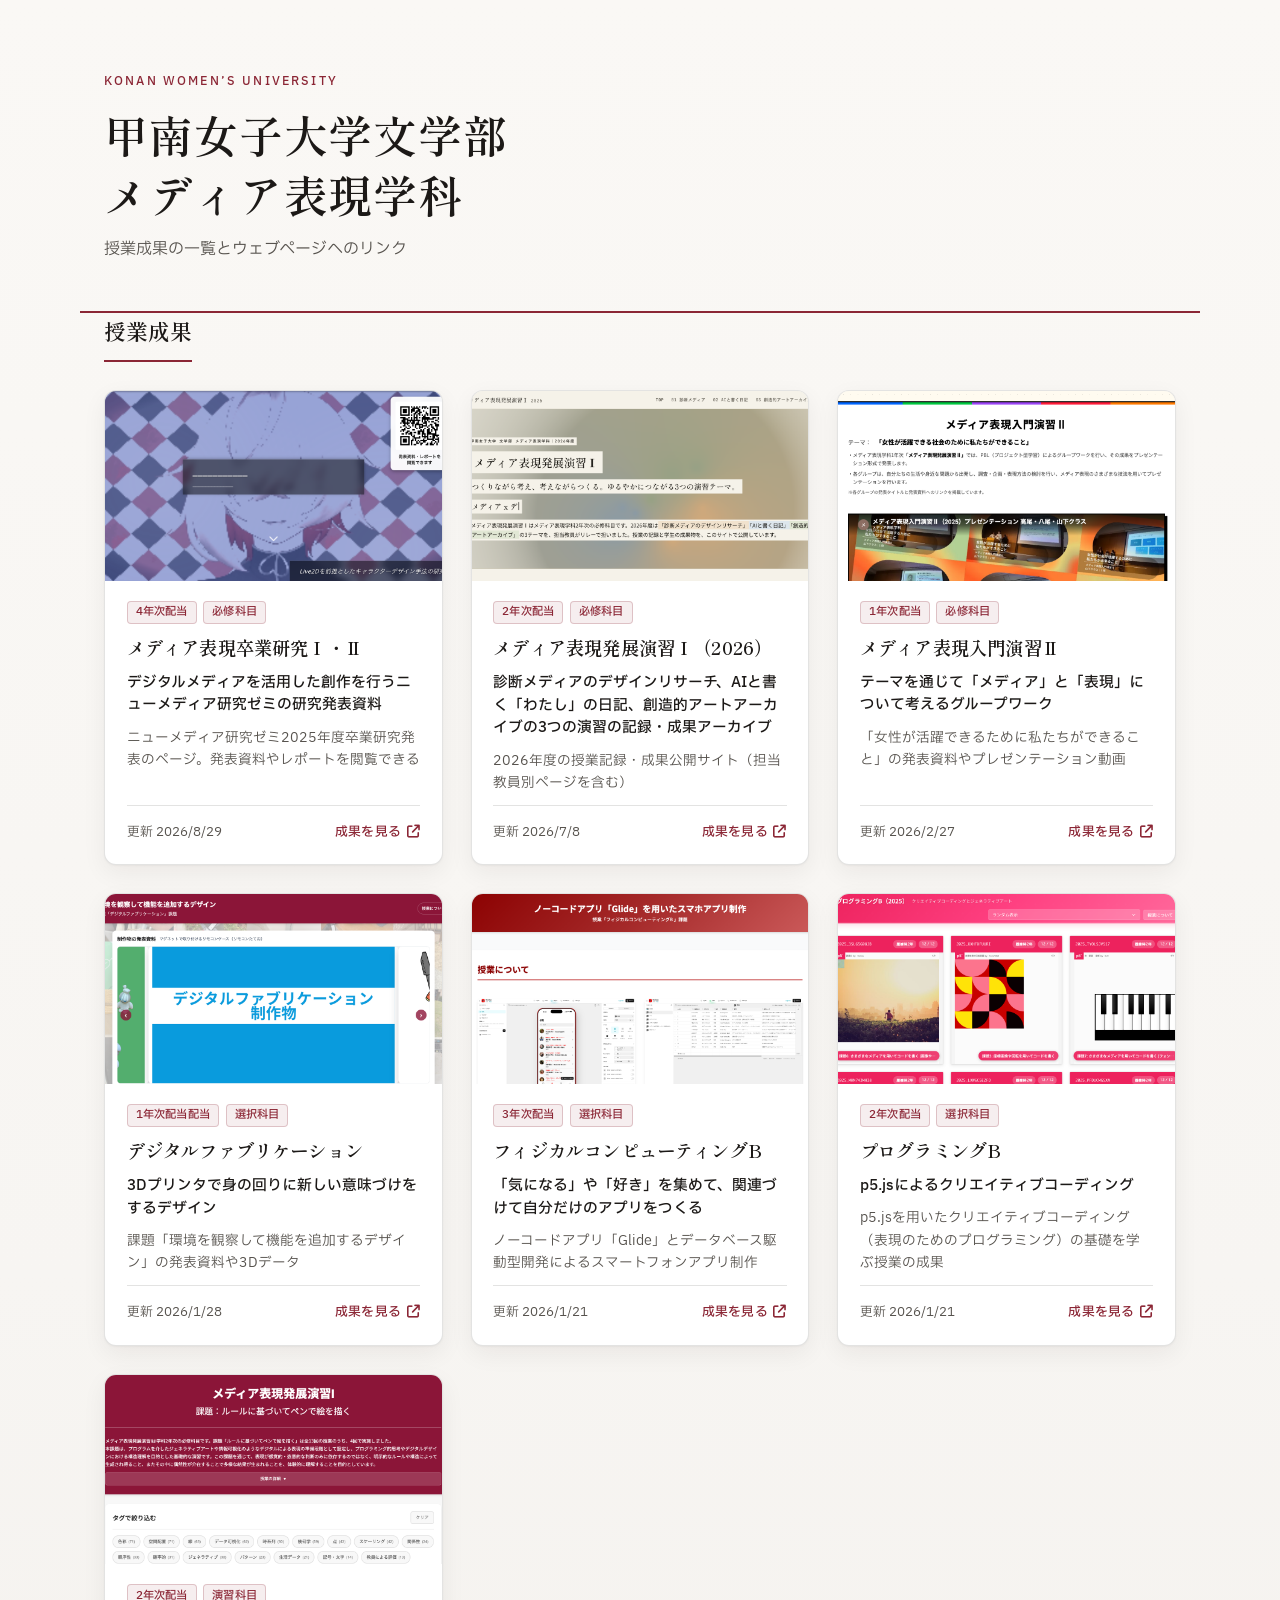
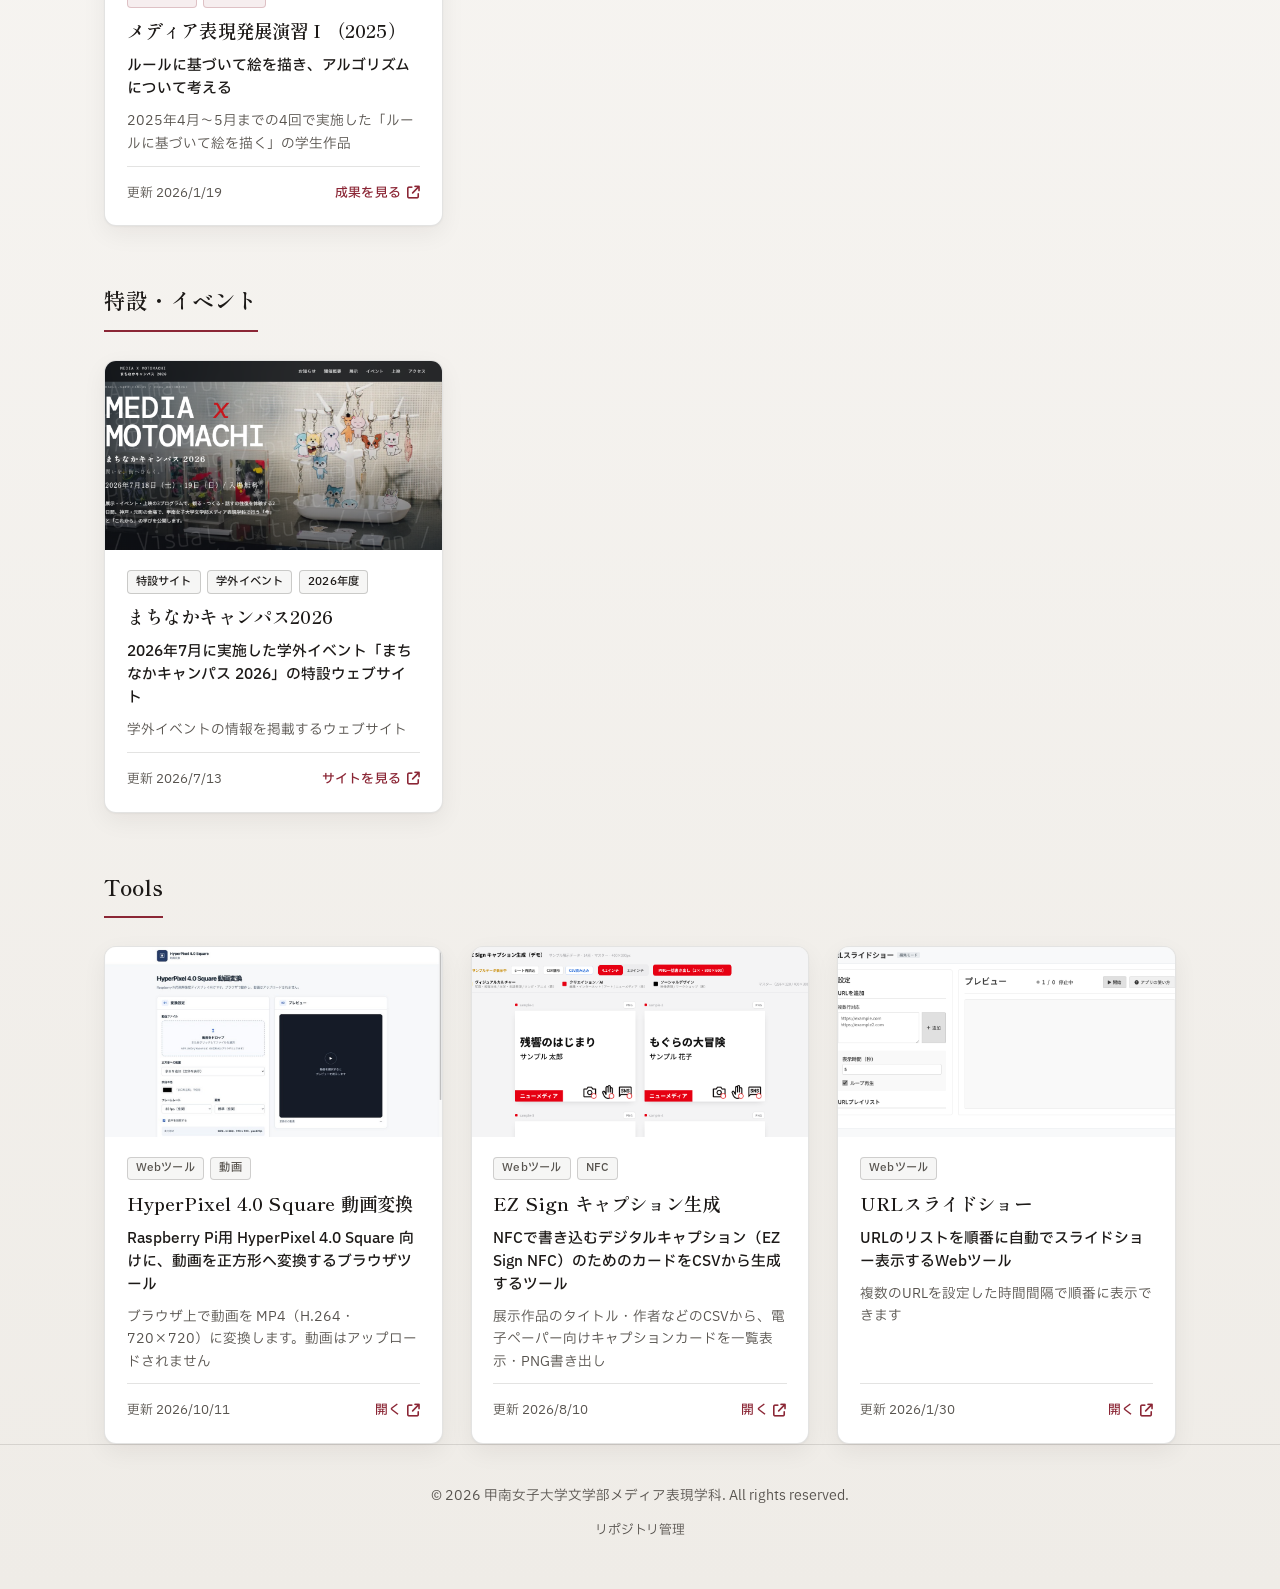
<file: index.html>
<!DOCTYPE html>
<html lang="ja">

<head>
    <meta charset="UTF-8">
    <meta name="viewport" content="width=device-width, initial-scale=1.0">
    <meta name="robots" content="noindex, nofollow">
    <title>甲南女子大学メディア表現学科 研究情報の公開</title>
    <link rel="preconnect" href="https://fonts.googleapis.com">
    <link rel="preconnect" href="https://fonts.gstatic.com" crossorigin>
    <link href="https://fonts.googleapis.com/css2?family=IBM+Plex+Sans+JP:wght@400;500;600&family=Shippori+Mincho:wght@500;600;700&display=swap" rel="stylesheet">
    <link rel="stylesheet" href="https://cdnjs.cloudflare.com/ajax/libs/font-awesome/6.4.0/css/all.min.css"
        integrity="sha512-iecdLmaskl7CVkqkXNQ/ZH/XLlvWZOJyj7Yy7tcenmpD1ypASozpmT/E0iPtmFIB46ZmdtAc9eNBvH0H/ZpiBw=="
        crossorigin="anonymous" referrerpolicy="no-referrer" />
    <link rel="stylesheet" href="styles.css">
</head>

<body>
    <header>
        <div class="container">
            <p class="brand-kicker">Konan Women’s University</p>
            <h1>甲南女子大学文学部<br>メディア表現学科</h1>
            <p class="subtitle">授業成果の一覧とウェブページへのリンク</p>
        </div>
    </header>

    <main class="container">
        <div id="loading" class="loading">
            <div class="spinner"></div>
            <p>リポジトリを読み込んでいます...</p>
        </div>

        <div id="error" class="error" style="display: none;">
            <p>リポジトリの取得に失敗しました。しばらくしてから再度お試しください。</p>
        </div>

        <div id="repos-container"></div>
        <div id="empty-results" class="empty-state" style="display: none;">
            <p>リポジトリが見つかりませんでした。</p>
        </div>
    </main>

    <footer>
        <div class="container">
            <p>&copy; 2026 甲南女子大学文学部メディア表現学科. All rights reserved.</p>
            <p class="footer-admin"><a href="admin.html">リポジトリ管理</a></p>
        </div>
    </footer>

    <script src="script.js"></script>
</body>

</html>
</file>
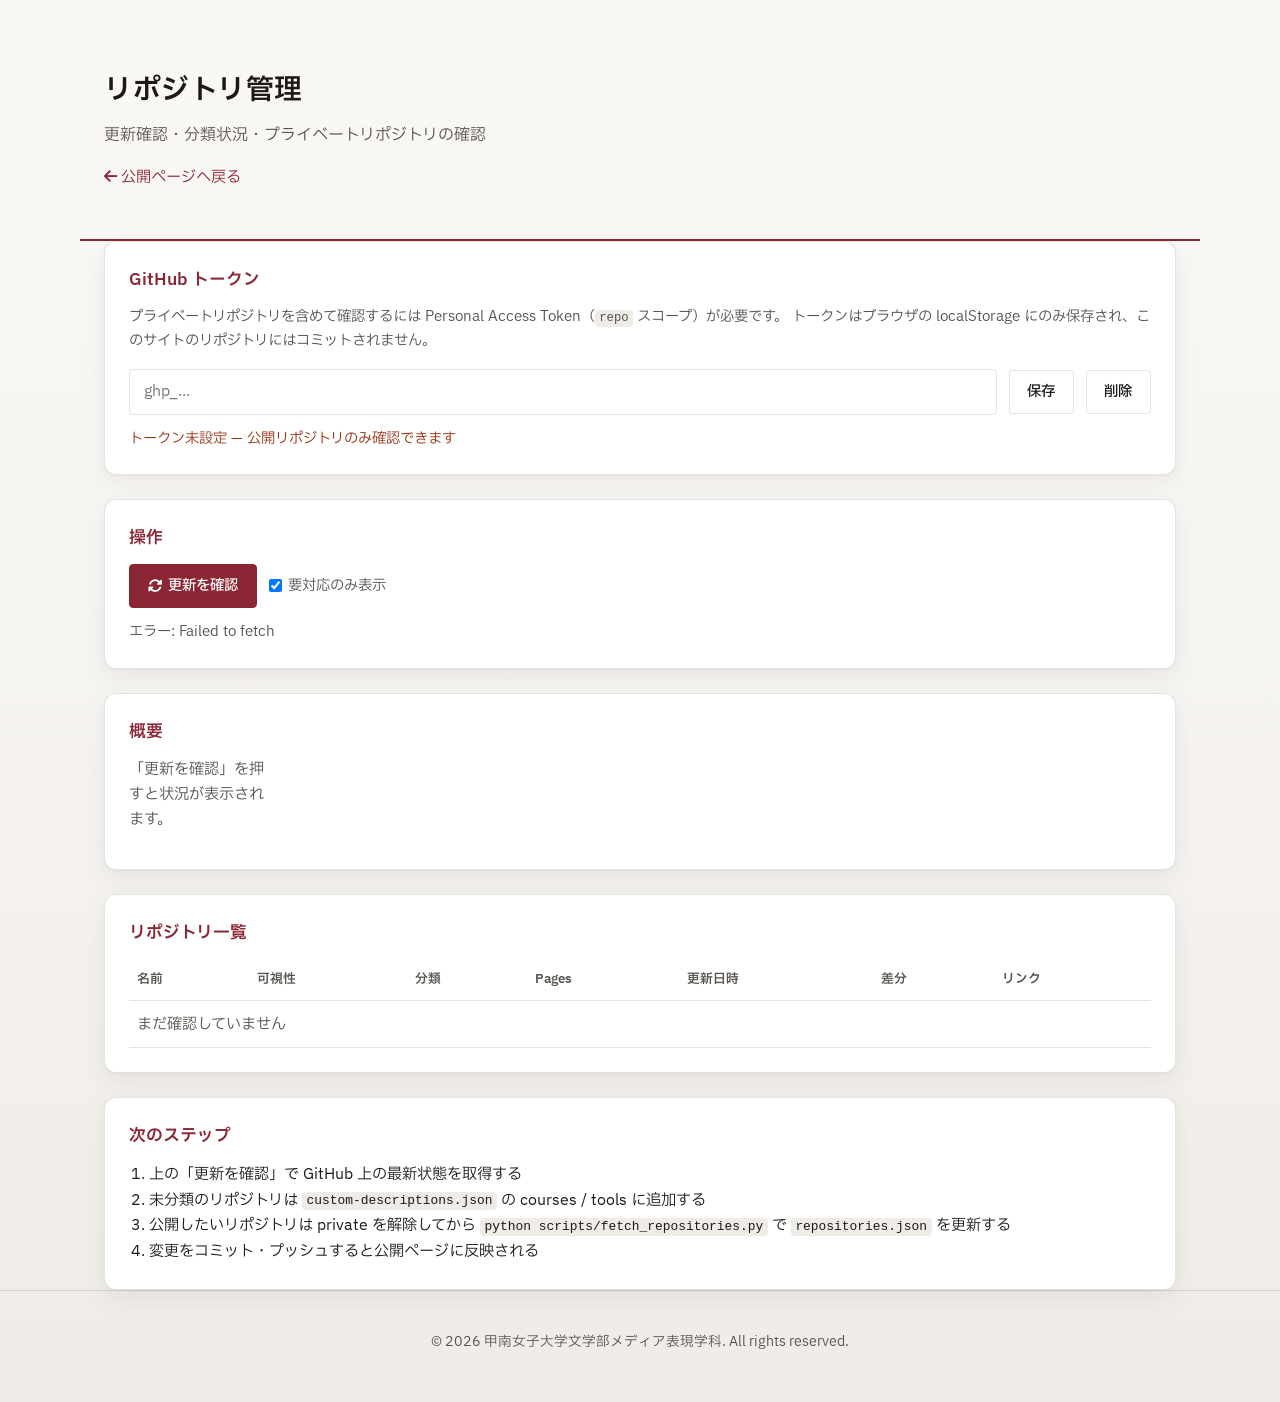
<file: admin.html>
<!DOCTYPE html>
<html lang="ja">

<head>
    <meta charset="UTF-8">
    <meta name="viewport" content="width=device-width, initial-scale=1.0">
    <meta name="robots" content="noindex, nofollow">
    <title>リポジトリ管理 | kwu-cms</title>
    <link rel="preconnect" href="https://fonts.googleapis.com">
    <link rel="preconnect" href="https://fonts.gstatic.com" crossorigin>
    <link href="https://fonts.googleapis.com/css2?family=IBM+Plex+Sans+JP:wght@400;500;600&family=Shippori+Mincho:wght@500;600;700&display=swap" rel="stylesheet">
    <link rel="stylesheet" href="https://cdnjs.cloudflare.com/ajax/libs/font-awesome/6.4.0/css/all.min.css"
        integrity="sha512-iecdLmaskl7CVkqkXNQ/ZH/XLlvWZOJyj7Yy7tcenmpD1ypASozpmT/E0iPtmFIB46ZmdtAc9eNBvH0H/ZpiBw=="
        crossorigin="anonymous" referrerpolicy="no-referrer" />
    <link rel="stylesheet" href="styles.css">
    <link rel="stylesheet" href="admin.css">
</head>

<body>
    <header>
        <div class="container">
            <h1>リポジトリ管理</h1>
            <p class="subtitle">更新確認・分類状況・プライベートリポジトリの確認</p>
            <p class="admin-nav"><a href="index.html"><i class="fas fa-arrow-left"></i> 公開ページへ戻る</a></p>
        </div>
    </header>

    <main class="container admin-main">
        <section class="admin-panel" aria-labelledby="token-heading">
            <h2 id="token-heading">GitHub トークン</h2>
            <p class="admin-help">
                プライベートリポジトリを含めて確認するには Personal Access Token（<code>repo</code> スコープ）が必要です。
                トークンはブラウザの localStorage にのみ保存され、このサイトのリポジトリにはコミットされません。
            </p>
            <div class="token-row">
                <input type="password" id="token-input" class="admin-input" placeholder="ghp_..." autocomplete="off"
                    spellcheck="false">
                <button type="button" id="save-token" class="admin-btn">保存</button>
                <button type="button" id="clear-token" class="admin-btn secondary">削除</button>
            </div>
            <p id="token-status" class="token-status" aria-live="polite"></p>
        </section>

        <section class="admin-panel" aria-labelledby="actions-heading">
            <h2 id="actions-heading">操作</h2>
            <div class="action-row">
                <button type="button" id="check-updates" class="admin-btn primary">
                    <i class="fas fa-sync-alt"></i> 更新を確認
                </button>
                <label class="filter-toggle">
                    <input type="checkbox" id="filter-attention" checked>
                    要対応のみ表示
                </label>
            </div>
            <p id="check-status" class="check-status" aria-live="polite"></p>
        </section>

        <section class="admin-panel summary-panel" aria-labelledby="summary-heading">
            <h2 id="summary-heading">概要</h2>
            <div id="summary-cards" class="summary-cards">
                <p class="admin-placeholder">「更新を確認」を押すと状況が表示されます。</p>
            </div>
            <p id="snapshot-meta" class="snapshot-meta"></p>
        </section>

        <section class="admin-panel" aria-labelledby="list-heading">
            <h2 id="list-heading">リポジトリ一覧</h2>
            <div class="table-wrap">
                <table class="admin-table" id="repo-table">
                    <thead>
                        <tr>
                            <th>名前</th>
                            <th>可視性</th>
                            <th>分類</th>
                            <th>Pages</th>
                            <th>更新日時</th>
                            <th>差分</th>
                            <th>リンク</th>
                        </tr>
                    </thead>
                    <tbody id="repo-tbody">
                        <tr>
                            <td colspan="7" class="admin-placeholder">まだ確認していません</td>
                        </tr>
                    </tbody>
                </table>
            </div>
        </section>

        <section class="admin-panel" aria-labelledby="next-heading">
            <h2 id="next-heading">次のステップ</h2>
            <ol id="next-steps" class="next-steps">
                <li>上の「更新を確認」で GitHub 上の最新状態を取得する</li>
                <li>未分類のリポジトリは <code>custom-descriptions.json</code> の courses / tools に追加する</li>
                <li>公開したいリポジトリは private を解除してから
                    <code>python scripts/fetch_repositories.py</code> で <code>repositories.json</code> を更新する</li>
                <li>変更をコミット・プッシュすると公開ページに反映される</li>
            </ol>
            <div id="attention-notes" class="attention-notes"></div>
        </section>
    </main>

    <footer>
        <div class="container">
            <p>&copy; 2026 甲南女子大学文学部メディア表現学科. All rights reserved.</p>
        </div>
    </footer>

    <script src="admin.js"></script>
</body>

</html>
</file>
<file: styles.css>
* {
    margin: 0;
    padding: 0;
    box-sizing: border-box;
}

:root {
    --ink: #1c1917;
    --ink-muted: #57534e;
    --paper: #f7f5f2;
    --paper-deep: #efece7;
    --card-bg: #ffffff;
    --line: rgba(28, 25, 23, 0.12);
    --accent: #8B2635;
    --accent-soft: rgba(139, 38, 53, 0.08);
    --radius: 12px;
    --radius-sm: 4px;
    --shadow: 0 1px 2px rgba(28, 25, 23, 0.04), 0 8px 24px rgba(28, 25, 23, 0.06);
    --shadow-hover: 0 2px 4px rgba(28, 25, 23, 0.06), 0 16px 32px rgba(28, 25, 23, 0.1);
    --font-display: "Shippori Mincho", "Hiragino Mincho ProN", "Yu Mincho", serif;
    --font-body: "IBM Plex Sans JP", "Hiragino Sans", "Yu Gothic UI", sans-serif;
    --container: 1120px;

    /* 互換エイリアス（admin 等） */
    --primary-color: var(--accent);
    --secondary-color: #6B1F2A;
    --accent-color: var(--accent);
    --bg-color: var(--paper);
    --text-color: var(--ink);
    --text-light: var(--ink-muted);
    --border-color: var(--line);
}

body {
    font-family: var(--font-body);
    background-color: var(--paper);
    background-image:
        radial-gradient(rgba(28, 25, 23, 0.045) 0.7px, transparent 0.7px),
        linear-gradient(180deg, #faf8f5 0%, var(--paper) 40%, var(--paper-deep) 100%);
    background-size: 18px 18px, auto;
    color: var(--ink);
    line-height: 1.65;
    min-height: 100vh;
    display: flex;
    flex-direction: column;
    -webkit-font-smoothing: antialiased;
}

.container {
    max-width: var(--container);
    margin: 0 auto;
    padding: 0 1.5rem;
    width: 100%;
}

/* —— Header —— */
header {
    position: relative;
    background: transparent;
    color: var(--ink);
    padding: 4.5rem 0 0;
    text-align: left;
    box-shadow: none;
    border-bottom: none;
}

header .container {
    padding-bottom: 3rem;
    border-bottom: 2px solid var(--accent);
    animation: header-line 0.9s ease-out both;
}

@keyframes header-line {
    from {
        border-bottom-color: transparent;
    }
    to {
        border-bottom-color: var(--accent);
    }
}

.brand-kicker {
    display: block;
    font-family: var(--font-body);
    font-size: 0.75rem;
    font-weight: 500;
    letter-spacing: 0.18em;
    text-transform: uppercase;
    color: var(--accent);
    margin-bottom: 0.85rem;
}

header h1 {
    font-family: var(--font-display);
    font-size: clamp(1.75rem, 4vw, 2.75rem);
    font-weight: 600;
    line-height: 1.35;
    letter-spacing: 0.02em;
    margin-bottom: 0.75rem;
    color: var(--ink);
}

.subtitle {
    font-size: 1rem;
    font-weight: 400;
    color: var(--ink-muted);
    max-width: 28rem;
}

/* —— Main —— */
main {
    flex: 1;
    padding: 3.5rem 0 4rem;
}

#repos-container {
    display: flex;
    flex-direction: column;
    gap: 3.5rem;
}

.loading {
    text-align: center;
    padding: 4rem 1rem;
    color: var(--ink-muted);
}

.spinner {
    border: 2px solid var(--line);
    border-top-color: var(--accent);
    border-radius: 50%;
    width: 40px;
    height: 40px;
    animation: spin 0.8s linear infinite;
    margin: 0 auto 1rem;
}

@keyframes spin {
    to {
        transform: rotate(360deg);
    }
}

.error {
    background-color: #fff8f8;
    color: var(--accent);
    padding: 1.5rem;
    border-radius: var(--radius);
    text-align: left;
    margin: 2rem 0;
    font-family: var(--font-body);
    font-size: 0.9rem;
    line-height: 1.6;
    border: 1px solid rgba(139, 38, 53, 0.2);
}

.error p {
    margin-bottom: 1rem;
    white-space: pre-line;
}

.retry-button {
    background-color: var(--accent);
    color: white;
    border: none;
    padding: 0.7rem 1.25rem;
    border-radius: var(--radius-sm);
    font-size: 0.95rem;
    font-weight: 500;
    font-family: var(--font-body);
    cursor: pointer;
    transition: background-color 0.2s ease, transform 0.15s ease;
    margin-top: 0.5rem;
}

.retry-button:hover {
    background-color: var(--secondary-color);
}

.retry-button:active {
    transform: scale(0.98);
}

/* —— Sections —— */
.repo-section {
    margin: 0;
}

.repo-section-title {
    font-family: var(--font-display);
    font-size: 1.35rem;
    font-weight: 600;
    color: var(--ink);
    margin-bottom: 1.75rem;
    padding-bottom: 0.75rem;
    border-bottom: 2px solid var(--accent);
    width: fit-content;
    max-width: 100%;
}

.repo-section.reveal .repo-section-title {
    border-bottom-color: transparent;
    transition: border-bottom-color 0.6s ease;
}

.repo-section.reveal.is-visible .repo-section-title {
    border-bottom-color: var(--accent);
}

.repos-grid {
    display: grid;
    grid-template-columns: repeat(auto-fill, minmax(300px, 1fr));
    gap: 1.75rem;
}

/* —— Cards —— */
.repo-card {
    background: var(--card-bg);
    border-radius: var(--radius);
    border: 1px solid var(--line);
    box-shadow: var(--shadow);
    overflow: hidden;
    display: flex;
    flex-direction: column;
    height: 100%;
    transition: transform 0.35s ease, box-shadow 0.35s ease, border-color 0.35s ease;
}

.repo-card.is-clickable {
    cursor: pointer;
}

.repo-card:hover {
    transform: translateY(-4px);
    box-shadow: var(--shadow-hover);
    border-color: rgba(139, 38, 53, 0.25);
}

.repo-media {
    position: relative;
    width: 100%;
    aspect-ratio: 16 / 9;
    background-color: var(--paper-deep);
    overflow: hidden;
    flex-shrink: 0;
}

.repo-media-image {
    position: absolute;
    inset: 0;
    background-size: cover;
    background-position: center;
    transform: scale(1);
    transition: transform 0.55s ease;
}

.repo-card:hover .repo-media.has-image .repo-media-image {
    transform: scale(1.04);
}

.repo-media.is-placeholder {
    background: linear-gradient(135deg, var(--paper-deep) 0%, #e7e2db 100%);
}

.repo-media.is-placeholder::before {
    content: "";
    position: absolute;
    inset: 0;
    background-image: radial-gradient(rgba(139, 38, 53, 0.08) 1px, transparent 1px);
    background-size: 14px 14px;
    z-index: 1;
}

.repo-media.is-placeholder .repo-media-image {
    display: none;
}

.repo-body {
    display: flex;
    flex-direction: column;
    flex: 1;
    padding: 1.25rem 1.35rem 1.35rem;
    gap: 0.65rem;
}

.repo-tags {
    display: flex;
    gap: 0.4rem;
    flex-wrap: wrap;
}

.course-tag {
    display: inline-block;
    padding: 0.15rem 0.5rem;
    font-size: 0.7rem;
    font-weight: 500;
    letter-spacing: 0.02em;
    border-radius: var(--radius-sm);
    line-height: 1.5;
    border: 1px solid var(--line);
    background: transparent;
    color: var(--ink-muted);
}

.course-tag-course {
    border-color: rgba(139, 38, 53, 0.22);
    color: var(--accent);
    background: var(--accent-soft);
}

.course-tag-event {
    border-color: rgba(28, 25, 23, 0.2);
    color: var(--ink);
    background: rgba(28, 25, 23, 0.04);
}

.course-tag-tool {
    border-color: rgba(28, 25, 23, 0.18);
    color: var(--ink-muted);
    background: rgba(28, 25, 23, 0.04);
}

.repo-title {
    font-family: var(--font-display);
    font-size: 1.15rem;
    font-weight: 600;
    line-height: 1.4;
    color: var(--ink);
    letter-spacing: 0.01em;
}

.repo-title a {
    color: inherit;
    text-decoration: none;
    transition: color 0.2s ease;
}

.repo-card:hover .repo-title a,
.repo-title a:hover {
    color: var(--accent);
}

.repo-summary {
    font-size: 0.92rem;
    font-weight: 500;
    color: var(--ink);
    line-height: 1.55;
    margin: 0;
}

.repo-description {
    color: var(--ink-muted);
    font-size: 0.85rem;
    line-height: 1.65;
    margin: 0;
    flex: 1;
}

.repo-meta {
    display: flex;
    align-items: center;
    justify-content: space-between;
    gap: 0.75rem;
    font-size: 0.8rem;
    color: var(--ink-muted);
    margin-top: auto;
    padding-top: 1rem;
    border-top: 1px solid var(--line);
}

.repo-updated {
    white-space: nowrap;
}

.course-link {
    display: inline-flex;
    align-items: center;
    gap: 0.35rem;
    color: var(--accent);
    text-decoration: none;
    font-weight: 500;
    letter-spacing: 0.02em;
    transition: gap 0.2s ease, color 0.2s ease;
}

.course-link:hover {
    color: var(--secondary-color);
    gap: 0.5rem;
}

/* —— Reveal motion —— */
.reveal {
    opacity: 0;
    transform: translateY(12px);
    transition: opacity 0.55s ease, transform 0.55s ease;
    transition-delay: var(--reveal-delay, 0ms);
}

.reveal.is-visible {
    opacity: 1;
    transform: translateY(0);
}

/* —— Footer —— */
footer {
    background: transparent;
    color: var(--ink-muted);
    text-align: center;
    padding: 2.5rem 0 3rem;
    margin-top: auto;
    border-top: 1px solid var(--line);
}

footer p {
    opacity: 1;
    font-size: 0.85rem;
}

.footer-admin {
    margin-top: 0.75rem;
    font-size: 0.8rem;
}

.footer-admin a {
    color: var(--ink-muted);
    text-decoration: none;
    border-bottom: 1px solid transparent;
    transition: color 0.2s ease, border-color 0.2s ease;
}

.footer-admin a:hover {
    color: var(--accent);
    border-bottom-color: var(--accent);
}

.empty-state {
    text-align: center;
    padding: 3rem;
    color: var(--ink-muted);
}

.empty-state p {
    font-size: 1.05rem;
}

.repo-card.hidden {
    display: none;
}

/* —— Legacy unused controls (kept harmless) —— */
.controls {
    margin: 2rem 0;
    display: flex;
    flex-direction: column;
    gap: 1rem;
}

.search-container {
    position: relative;
    width: 100%;
}

.search-input,
.filter-select {
    width: 100%;
    padding: 0.75rem 1rem;
    font-size: 1rem;
    border: 1px solid var(--line);
    border-radius: var(--radius-sm);
    background-color: var(--card-bg);
    color: var(--ink);
    font-family: var(--font-body);
}

@media (max-width: 768px) {
    header {
        padding: 3rem 0 0;
        text-align: left;
    }

    header h1 {
        font-size: 1.65rem;
    }

    .subtitle {
        font-size: 0.95rem;
    }

    main {
        padding: 2.5rem 0 3rem;
    }

    #repos-container {
        gap: 2.75rem;
    }

    .repos-grid {
        grid-template-columns: 1fr;
        gap: 1.35rem;
    }

    .repo-body {
        padding: 1.1rem 1.15rem 1.2rem;
    }
}

@media (prefers-reduced-motion: reduce) {
    *,
    *::before,
    *::after {
        animation-duration: 0.01ms !important;
        animation-iteration-count: 1 !important;
        transition-duration: 0.01ms !important;
    }

    .reveal {
        opacity: 1;
        transform: none;
    }

    .repo-card:hover {
        transform: none;
    }

    .repo-card:hover .repo-media.has-image .repo-media-image {
        transform: none;
    }
}
</file>
<file: admin.css>
.admin-nav {
    margin-top: 1rem;
}

.admin-nav a {
    color: var(--accent);
    text-decoration: none;
    font-size: 0.95rem;
    border-bottom: 1px solid transparent;
}

.admin-nav a:hover {
    border-bottom-color: var(--accent);
}

body:has(.admin-main) header {
    text-align: left;
}

body:has(.admin-main) header h1 {
    font-family: var(--font-body);
    font-size: 1.75rem;
    font-weight: 600;
}

.admin-main {
    display: flex;
    flex-direction: column;
    gap: 1.5rem;
}

.admin-panel {
    background: var(--card-bg);
    border: 1px solid var(--border-color);
    border-radius: var(--radius);
    padding: 1.5rem;
    box-shadow: var(--shadow);
}

.admin-panel h2 {
    font-size: 1.05rem;
    font-weight: 600;
    margin-bottom: 0.75rem;
    color: var(--accent);
    font-family: var(--font-body);
}

.admin-help {
    color: var(--text-light);
    font-size: 0.9rem;
    margin-bottom: 1rem;
}

.admin-help code,
.next-steps code,
.attention-notes code {
    font-size: 0.85em;
    background: var(--paper-deep, #efece7);
    padding: 0.1em 0.35em;
    border-radius: var(--radius-sm);
}

.token-row,
.action-row {
    display: flex;
    flex-wrap: wrap;
    gap: 0.75rem;
    align-items: center;
}

.admin-input {
    flex: 1;
    min-width: 200px;
    padding: 0.65rem 0.85rem;
    border: 1px solid var(--border-color);
    border-radius: var(--radius-sm);
    font-size: 0.95rem;
    font-family: var(--font-body);
    background: var(--card-bg);
    color: var(--text-color);
}

.admin-input:focus {
    outline: none;
    border-color: var(--accent);
    box-shadow: 0 0 0 3px var(--accent-soft, rgba(139, 38, 53, 0.08));
}

.admin-btn {
    padding: 0.65rem 1.1rem;
    border: 1px solid var(--border-color);
    border-radius: var(--radius-sm);
    background: var(--card-bg);
    color: var(--text-color);
    font-size: 0.9rem;
    font-weight: 500;
    font-family: var(--font-body);
    cursor: pointer;
    display: inline-flex;
    align-items: center;
    gap: 0.4rem;
}

.admin-btn:hover {
    background: var(--paper-deep, #efece7);
}

.admin-btn.primary {
    background: var(--accent);
    color: white;
    border-color: var(--accent);
}

.admin-btn.primary:hover {
    background: var(--secondary-color);
}

.admin-btn.secondary {
    background: transparent;
}

.admin-btn:disabled {
    opacity: 0.6;
    cursor: not-allowed;
}

.token-status,
.check-status,
.snapshot-meta {
    margin-top: 0.75rem;
    font-size: 0.9rem;
    color: var(--text-light);
}

.token-status.ok {
    color: #2d6a4f;
}

.token-status.warn {
    color: #9a3412;
}

.filter-toggle {
    display: inline-flex;
    align-items: center;
    gap: 0.4rem;
    font-size: 0.9rem;
    color: var(--text-light);
    cursor: pointer;
    user-select: none;
}

.summary-cards {
    display: grid;
    grid-template-columns: repeat(auto-fill, minmax(120px, 1fr));
    gap: 0.75rem;
}

.summary-card {
    border: 1px solid var(--border-color);
    border-radius: var(--radius-sm);
    padding: 0.9rem 0.75rem;
    text-align: center;
    background: var(--card-bg);
}

.summary-card .value {
    display: block;
    font-size: 1.6rem;
    font-weight: 700;
    color: var(--accent);
    line-height: 1.2;
}

.summary-card .label {
    display: block;
    font-size: 0.75rem;
    color: var(--text-light);
    margin-top: 0.25rem;
}

.summary-card.attention .value {
    color: #9a3412;
}

.admin-placeholder {
    color: var(--text-light);
    font-size: 0.95rem;
}

.table-wrap {
    overflow-x: auto;
}

.admin-table {
    width: 100%;
    border-collapse: collapse;
    font-size: 0.9rem;
}

.admin-table th,
.admin-table td {
    text-align: left;
    padding: 0.65rem 0.5rem;
    border-bottom: 1px solid var(--border-color);
    vertical-align: top;
}

.admin-table th {
    font-weight: 600;
    color: var(--text-light);
    font-size: 0.8rem;
    white-space: nowrap;
}

.admin-table tr.needs-attention {
    background: #fff7ed;
}

.admin-table tr.row-private {
    background: #f8fafc;
}

.admin-table .repo-name {
    font-weight: 600;
    word-break: break-all;
}

.badge {
    display: inline-block;
    padding: 0.15rem 0.45rem;
    border-radius: var(--radius-sm);
    font-size: 0.75rem;
    font-weight: 600;
    white-space: nowrap;
}

.badge-public {
    background: #ecfdf5;
    color: #065f46;
}

.badge-private {
    background: #f1f5f9;
    color: #334155;
}

.badge-course {
    background: var(--accent-soft, rgba(139, 38, 53, 0.08));
    color: var(--accent);
}

.badge-event {
    background: #f3f4f6;
    color: #1c1917;
}

.badge-tool {
    background: #eff6ff;
    color: #1e40af;
}

.badge-hidden {
    background: #f3f4f6;
    color: #4b5563;
}

.badge-unclassified {
    background: #fff7ed;
    color: #9a3412;
}

.badge-new {
    background: #fef3c7;
    color: #92400e;
}

.badge-updated {
    background: #ede9fe;
    color: #5b21b6;
}

.badge-ok {
    background: #ecfdf5;
    color: #065f46;
}

.badge-snapshot-only {
    background: #fee2e2;
    color: #991b1b;
}

.badge-yes {
    color: #065f46;
}

.badge-no {
    color: #9ca3af;
}

.admin-table a {
    color: var(--accent);
    text-decoration: none;
}

.admin-table a:hover {
    text-decoration: underline;
}

.next-steps {
    padding-left: 1.25rem;
    color: var(--text-color);
    font-size: 0.95rem;
    line-height: 1.7;
}

.attention-notes {
    margin-top: 1rem;
}

.attention-notes:empty {
    display: none;
}

.attention-list {
    margin: 0;
    padding: 0.75rem 1rem;
    background: #fff7ed;
    border: 1px solid #fed7aa;
    border-radius: var(--radius-sm);
    font-size: 0.9rem;
}

.attention-list li {
    margin-left: 1rem;
    margin-bottom: 0.35rem;
}

.attention-list li:last-child {
    margin-bottom: 0;
}

@media (max-width: 768px) {
    .admin-panel {
        padding: 1.1rem;
    }

    .summary-cards {
        grid-template-columns: repeat(2, 1fr);
    }
}
</file>
